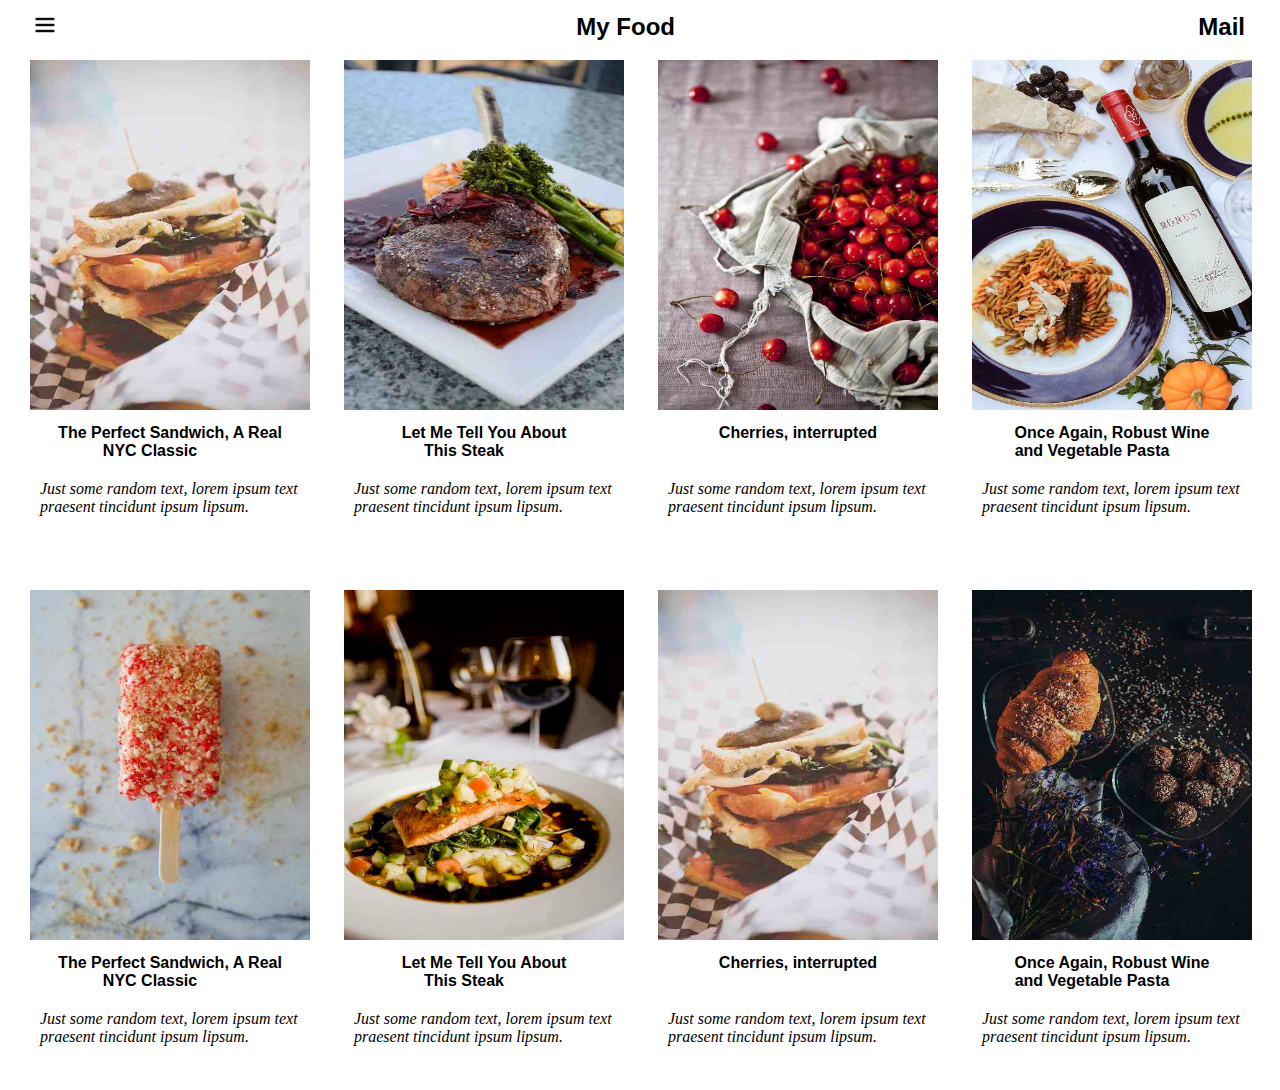
<file: food-template/index.html>
<!DOCTYPE html>
<html lang="en">
<head>
    <meta charset="UTF-8">
    <meta name="viewport" content="width=device-width, initial-scale=1.0">
    <title>FOOD-BLOG</title>
    <link rel="stylesheet" href="style.css">
</head>
<body>
    <div class="nav-bar">
        <div class="left-img">
            <img src="./humburger.jpg" alt="" class="humbur">
        </div>
        <div class="food-container">My Food</div>
        <div class="right-mail">Mail</div>
    </div>

    <div class="container">
        <div class="food-img">
            <img src="./sandwich.jpg" alt="" class="food">
            <div class="food-name1">The Perfect Sandwich, A Real </div>
            <div class="food-name2">NYC Classic</div>
            <div class="para"><p>Just some random text, lorem ipsum text <br>praesent tincidunt ipsum lipsum.</p></div>
        </div>    
    </div>
 
        <div class="container">
        <div class="food-img">
            <img src="./steak.jpg" alt="" class="food">
            <div class="food-name1">Let Me Tell You About</div>
            <div class="food-name2">This Steak</div>
            <div class="para"><p>Just some random text, lorem ipsum text <br>praesent tincidunt ipsum lipsum.</p></div>
        </div>    
    </div>

        <div class="container">
        <div class="food-img">
            <img src="./cherries.jpg" alt="" class="food">
            <div class="food-name1">Cherries, interrupted </div>
            <div class="food-name2"><br></div>
            <div class="para"><p>Just some random text, lorem ipsum text <br>praesent tincidunt ipsum lipsum.</p></div>
        </div>    
    </div>

        <div class="container">
        <div class="food-img">
            <img src="./wine.jpg" alt="" class="food">
            <div class="food-name1">Once Again, Robust Wine</div>
            <div class="food-name2">and Vegetable Pasta</div>
            <div class="para"><p>Just some random text, lorem ipsum text <br>praesent tincidunt ipsum lipsum.</p></div>
        </div>    
    </div>


        <div class="container">
        <div class="food-img">
            <img src="./popsicle.jpg" alt="" class="food">
            <div class="food-name1">The Perfect Sandwich, A Real </div>
            <div class="food-name2">NYC Classic</div>
            <div class="para"><p>Just some random text, lorem ipsum text <br>praesent tincidunt ipsum lipsum.</p></div>
        </div>    
    </div>
 
        <div class="container">
        <div class="food-img">
            <img src="./salmon.jpg" alt="" class="food">
            <div class="food-name1">Let Me Tell You About</div>
            <div class="food-name2">This Steak</div>
            <div class="para"><p>Just some random text, lorem ipsum text <br>praesent tincidunt ipsum lipsum.</p></div>
        </div>    
    </div>

        <div class="container">
        <div class="food-img">
            <img src="./sandwich (1).jpg" alt="" class="food">
            <div class="food-name1">Cherries, interrupted </div>
            <div class="food-name2"><br></div>
            <div class="para"><p>Just some random text, lorem ipsum text <br>praesent tincidunt ipsum lipsum.</p></div>
        </div>    
    </div>

        <div class="container">
        <div class="food-img">
            <img src="./croissant.jpg" alt="" class="food">
            <div class="food-name1">Once Again, Robust Wine</div>
            <div class="food-name2">and Vegetable Pasta</div>
            <div class="para"><p>Just some random text, lorem ipsum text <br>praesent tincidunt ipsum lipsum.</p></div>
        </div>    
    </div>
</body>
</html>
</file>
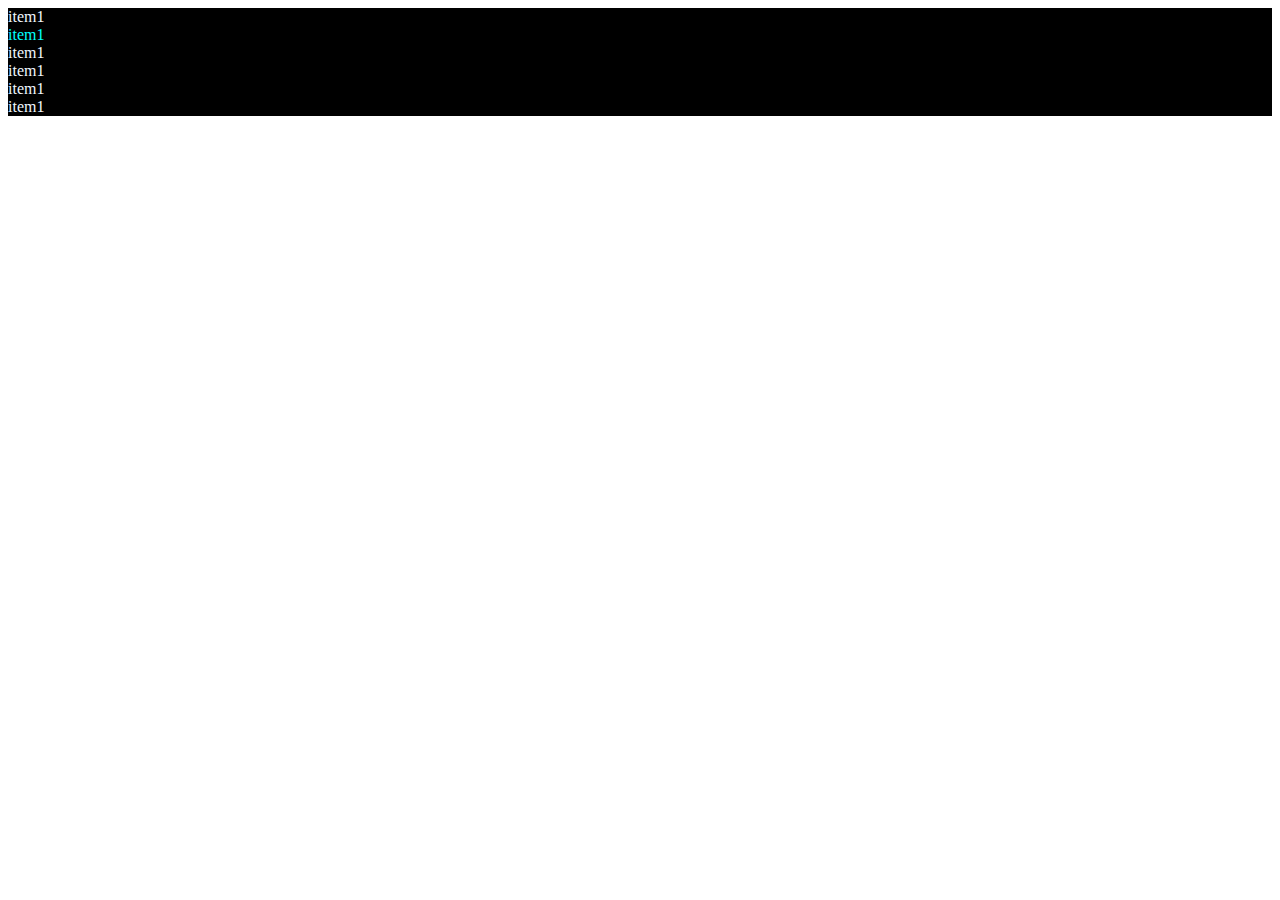
<file: 5-9-containers.html>
<!DOCTYPE html>
<html lang="en">
<head>
    <meta charset="UTF-8">
    <meta name="viewport" content="width=device-width, initial-scale=1.0">
    <title>Document</title>
    <link rel="stylesheet" href="5-9-containers.css">
</head>
<body>
    <div class="container">
        <div class="item item1">item1</div>
        <div class="item item2">item1</div>
        <div class="item item3">item1</div>
        <div class="item item4">item1</div>
        <div class="item item5">item1</div>
        <div class="item item6">item1</div>
    </div>
</body>
</html>
</file>
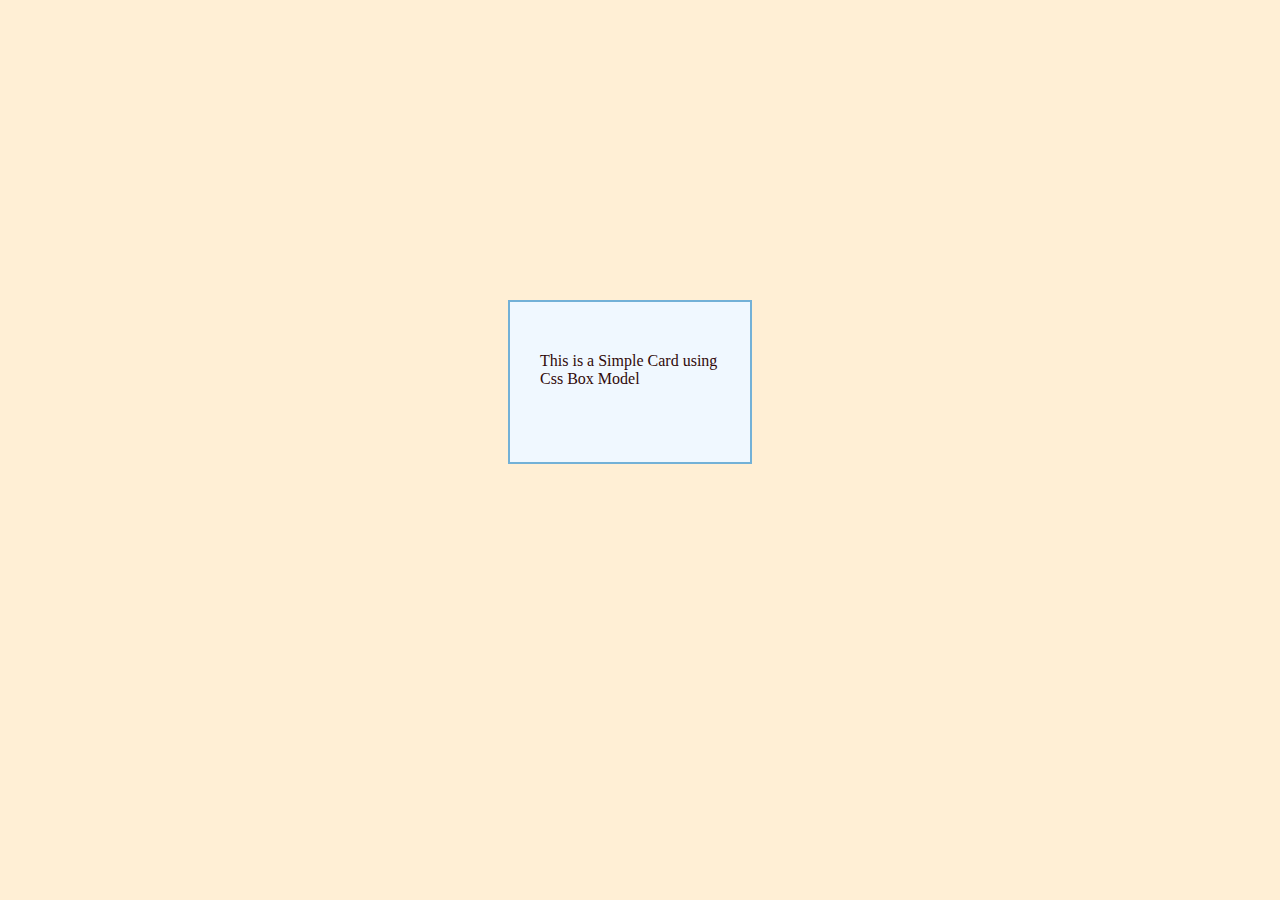
<file: box.html>
<!DOCTYPE html>
<html lang="en">
<head>
    <meta charset="UTF-8">
    <meta name="viewport" content="width=device-width, initial-scale=1.0">
    <link rel="stylesheet" href="box.css">
    <title>Document</title>
</head>
<body>
    <div>This is a Simple Card using Css Box Model</div>
</body>
</html>
</file>
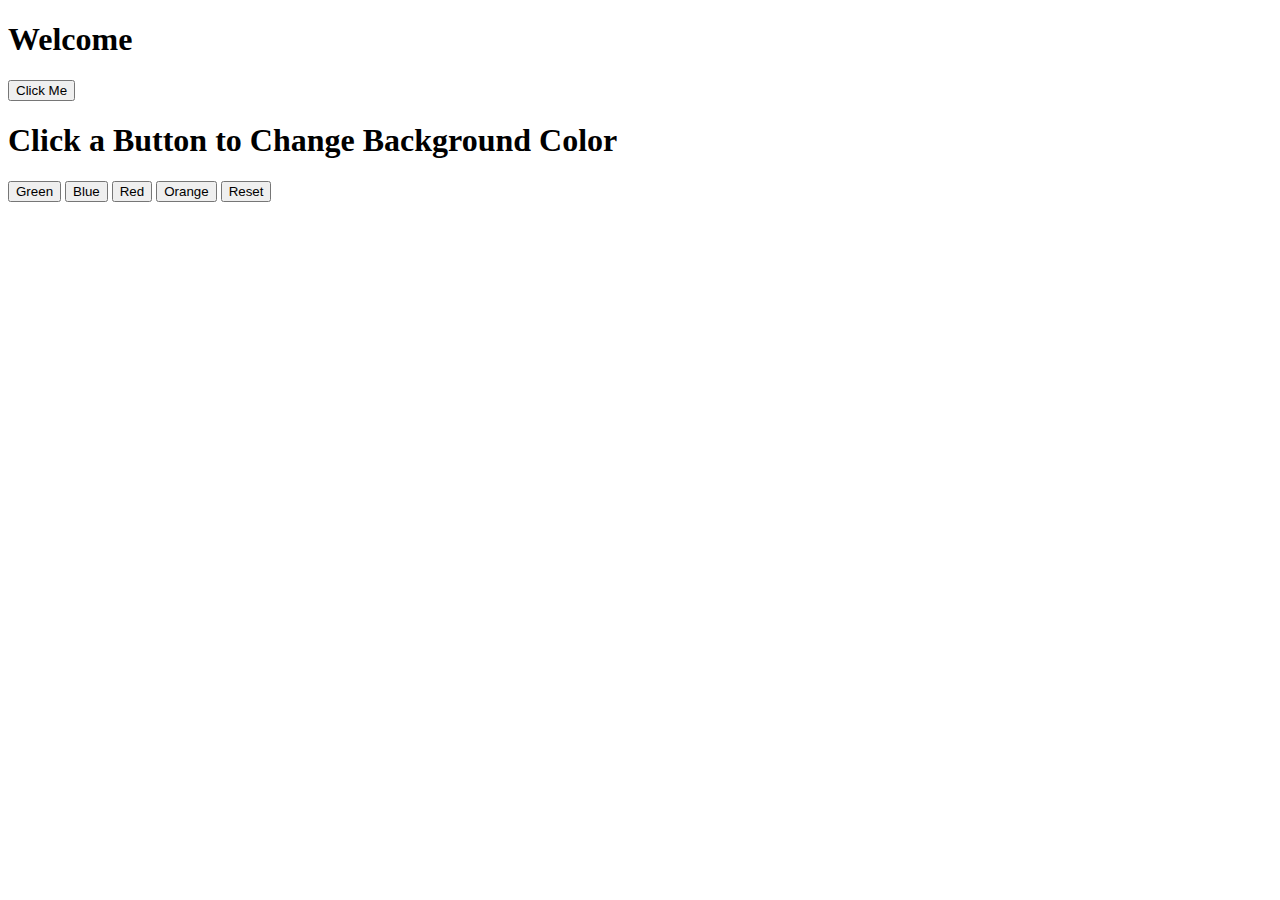
<file: dom-1-task.html>
<!DOCTYPE html>
<html lang="en">
<head>
    <meta charset="UTF-8">
    <meta name="viewport" content="width=device-width, initial-scale=1.0">
    <title>Document</title>

</head>
<body>
    <h1 id="head">Welcome</h1>
    <button onclick="changeText()">Click Me</button>

    <h1 id="heading">Click a Button to Change Background Color</h1>
        <button onclick="changeGreen()" >Green</button>
        <button onclick="changeBlue() " >Blue</button>
        <button onclick="changeRed()" >Red</button>
        <button onclick="changeOrange()" >Orange</button>
        <button onclick="changeReset()">Reset</button>
    <script>
        
          function changeText() {
          let head = document.getElementById("head")
          head.innerText = "Hello Students!"
          head.style.color = "green"
          head.style.fontSize = "30px"
          }
         function changeGreen() {
         document.body.style.backgroundColor = "green"
         document.getElementById("heading").style.color = "white"
         head.style.color = "white"
         }

         function changeBlue() {
         document.body.style.backgroundColor = "Blue"
         document.getElementById("heading").style.color = "orange"
         head.style.color = "orange"
         }

         function changeRed() {
         document.body.style.backgroundColor = "red"
         document.getElementById("heading").style.color = "black"
         head.style.color = "black"
         }

         function changeOrange() {
         document.body.style.backgroundColor = "orange"
         document.getElementById("heading").style.color = "blue"
         head.style.color = "blue"
         }

         function changeReset() {
         document.body.style.backgroundColor = "white"
         document.getElementById("heading").style.color = "black"
         head.style.color = "black"
         }

    </script>
</body>
</html>
</file>
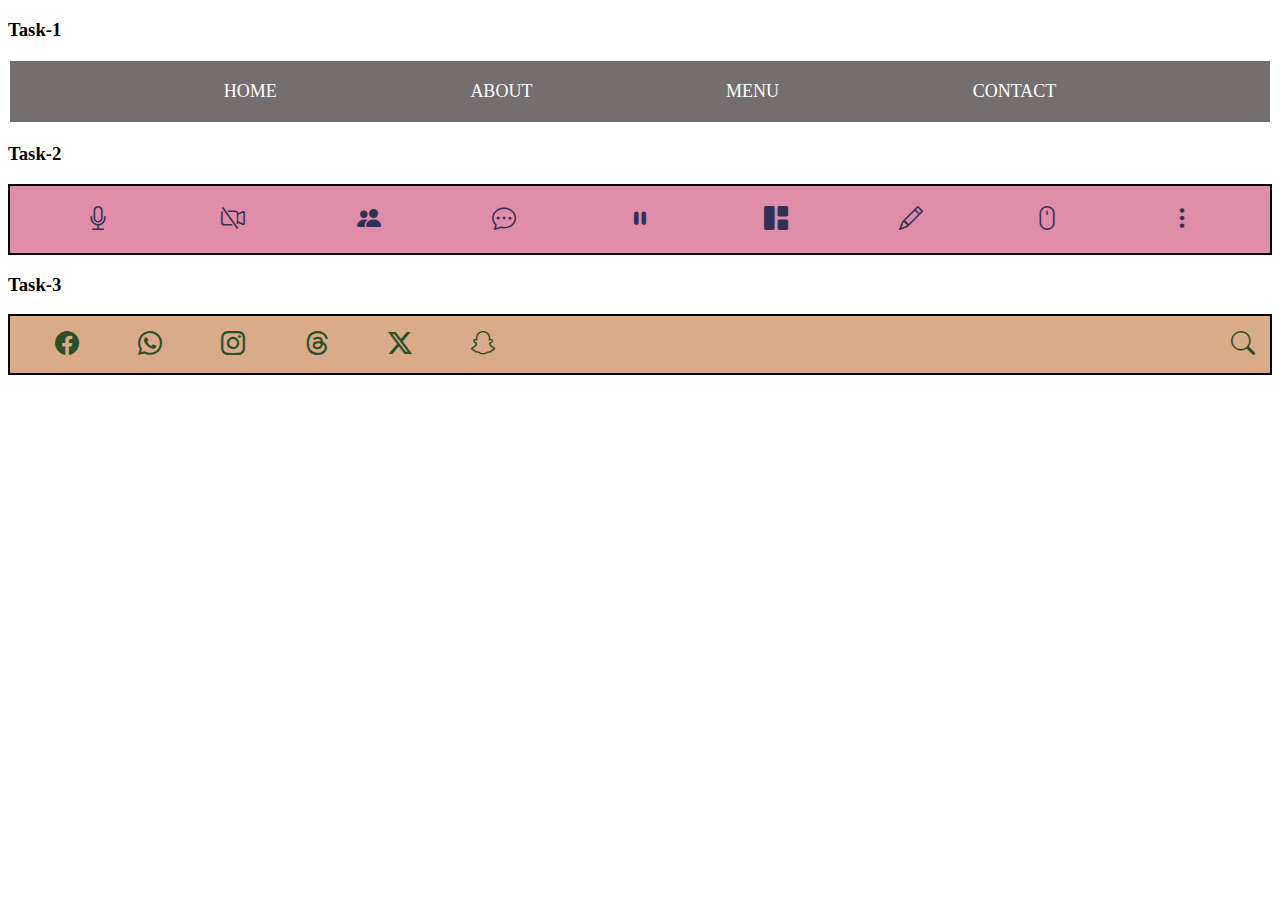
<file: flex-box/08-9-task1.html>
<!DOCTYPE html>
<html lang="en">
<head>
    <meta charset="UTF-8">
    <meta name="viewport" content="width=device-width, initial-scale=1.0">
    <title>Document</title>
    <link rel="stylesheet" href="https://cdn.jsdelivr.net/npm/bootstrap-icons@1.13.1/font/bootstrap-icons.min.css">
    <link rel="stylesheet" href="08-9-task1.css">
</head>
<body>
    <h3>Task-1</h3>
    <div class="nav-bar">
        <div class="nav-items">HOME</div>
        <div class="nav-items">ABOUT</div>
        <div class="nav-items">MENU</div>
        <div class="nav-items">CONTACT</div>
    </div>
    <h3>Task-2</h3>
    
    <div class="nav-bar2">
        <div class="nav-icons">
            <i class="bi bi-mic"></i>
        </div>
        <div class="nav-icons"><i class="bi bi-camera-video-off"></i></div>
        <div class="nav-icons"><i class="bi bi-people-fill"></i></div>
        <!-- <div class="nav-icons"><i class="bi bi-chat-dots"></i></div> -->
        <div class="nav-icons"><i class="bi bi-chat-dots"></i></div>
        <div class="nav-icons"><i class="bi bi-pause-fill"></i></div>
        <div class="nav-icons"><i class="bi bi-grid-1x2-fill"></i></div>
        <div class="nav-icons"><i class="bi bi-pencil"></i></div>
        <div class="nav-icons"><i class="bi bi-mouse"></i></div>
        <div class="nav-icons"><i class="bi bi-three-dots-vertical"></i></div>
    </div>
    <h3>Task-3</h3>

    <div class="nav-bar3">
        <div class="left-nav">
        <div class="nav-icons3"><i class="bi bi-facebook"></i></div>
        <div class="nav-icons3"><i class="bi bi-whatsapp"></i></div>
        <div class="nav-icons3"><i class="bi bi-instagram"></i></div>
        <div class="nav-icons3"><i class="bi bi-threads"></i></div>
        <div class="nav-icons3"><i class="bi bi-twitter-x"></i></div>
        <div class="nav-icons3"><i class="bi bi-snapchat"></i></div>

        </div>
        <div class="right-nav">
            <div class="nav-icons3"><i class="bi bi-search"></i></div>
        </div>

    </div>

</body>
</html>
</file>
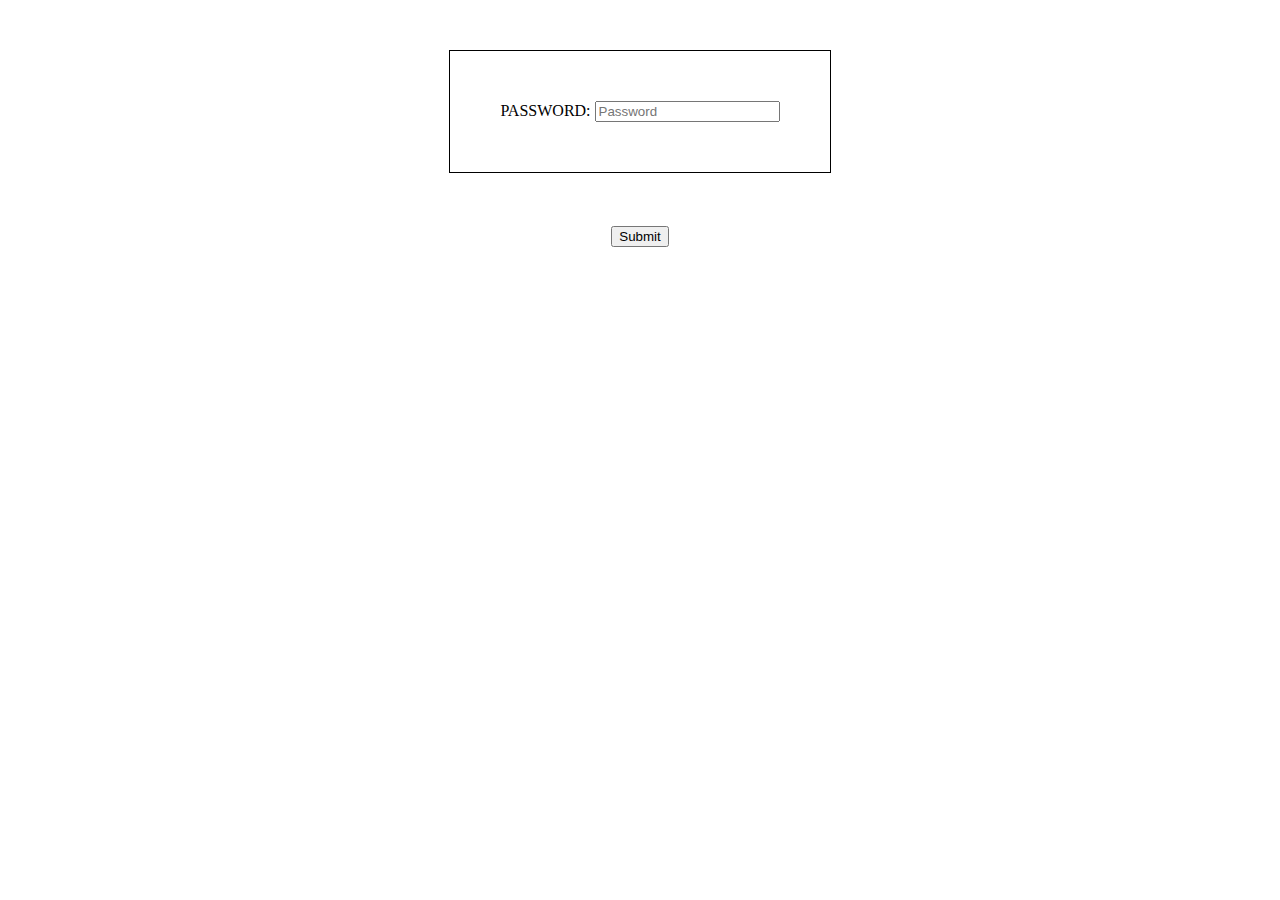
<file: javascript_assign/evets-22-11.html>
<!DOCTYPE html>
<html lang="en">
<head>
    <meta charset="UTF-8">
    <meta name="viewport" content="width=device-width, initial-scale=1.0">
    <title>Checking Password strength</title>
    <style>
        form{
            display: flex;
            justify-content: center;
            align-items: center;
            margin-top: 50px;
            flex-direction: column;
        }
        #container{
            border: 1px solid;
            padding: 50px;
        }

        #message {
            font-size: 20px;
            font-weight: bold;
            margin-top: 15px;
        }
    </style>
</head>
<body>

    <form id="myform">
        <div id="container">
            <label>PASSWORD: </label>
            <input type="text" placeholder="Password" id="passwordInput">
        </div>

        <p id="message"></p>

        <br>
        <button type="submit">Submit</button>
    </form>

    <script>

        let inputBox = document.getElementById("passwordInput");
        let message = document.getElementById("message");


        inputBox.addEventListener("input", function (e) {
            let length = e.target.value.length;

            if(length <= 4){
                message.innerHTML = "Weak";
                message.style.color = "red";
            }
            else if(length > 4 && length < 7){
                message.innerHTML = "Medium";
                message.style.color = "orange";
            }
            else{
                message.innerHTML = "Strong";
                message.style.color = "green";
            }
        });


        document.getElementById("myform").addEventListener("submit", function (e) {
            let length = inputBox.value.length;

            if(length > 7){
                alert("Password submitted: " + inputBox.value);
            } else {
                e.preventDefault(); 
                alert("Password must be strong!");
            }
        });

    </script>
</body>
</html>
</file>
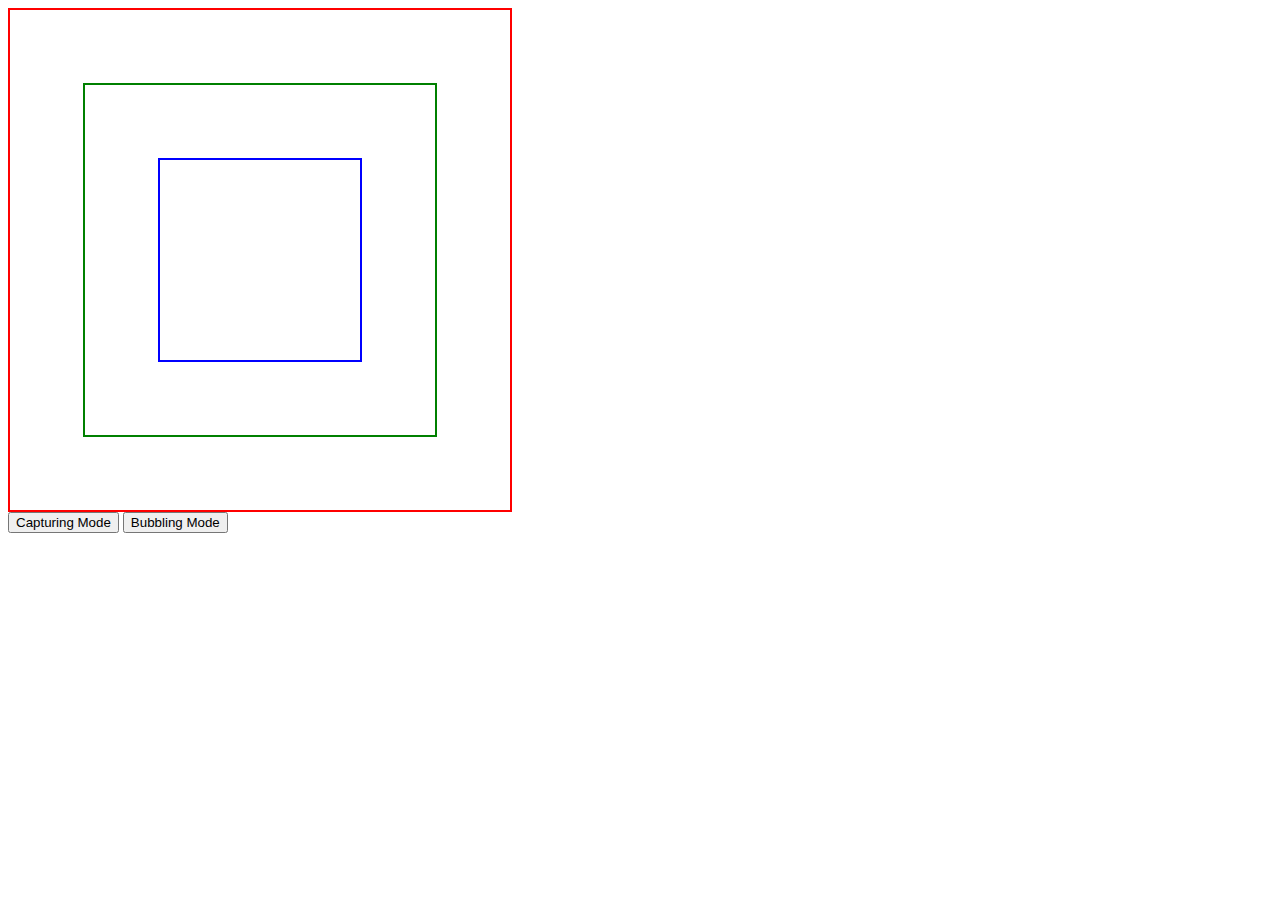
<file: javascript_assign/propogation.html>
<!DOCTYPE html>
<html lang="en">
<head>
    <meta charset="UTF-8">
    <meta name="viewport" content="width=device-width, initial-scale=1.0">
    <title>Document</title>
    <style>
        #outerBox {
            border: 2px solid red;
            width: 500px;
            height: 500px;
            display: flex;
            justify-content: center;
            align-items: center;
        }

        #middleBox {
            border: 2px solid green;
            width: 350px;
            height: 350px;
            display: flex;
            justify-content: center;
            align-items: center;
        }

        #innerBox {
            border: 2px solid blue;
            width: 200px;
            height: 200px;
        } 
    </style>
</head>
<body>
    <div id="outerBox">
        <div id="middleBox">
            <div id="innerBox">

            </div>
        </div>
    </div>
    <button onclick="capture()">Capturing Mode</button>
    <button onclick="bubble()">Bubbling Mode</button>

    <script>
        function capture(){
            document.getElementsByTagName("div")[0].addEventListener("click",()=>{
                console.log("Capturing:Outer")
            },true)
            document.getElementsByTagName("div")[1].addEventListener("click",()=>{
                console.log("Capturing:Middle")
            },true)
            document.getElementsByTagName("div")[2].addEventListener("click",()=>{
                console.log("Capturing:Inner")
            },true)
        }
        function bubble(){
            document.getElementsByTagName("div")[0].addEventListener("click",()=>{
                console.log("Bubbling:Inner")
            })
            document.getElementsByTagName("div")[1].addEventListener("click",()=>{
                console.log("Bubbling:Middle")
            })
            document.getElementsByTagName("div")[2].addEventListener("click",()=>{
                console.log("Bubbling:Outer")
            })
        }
    </script>
</body>
</html>
</file>
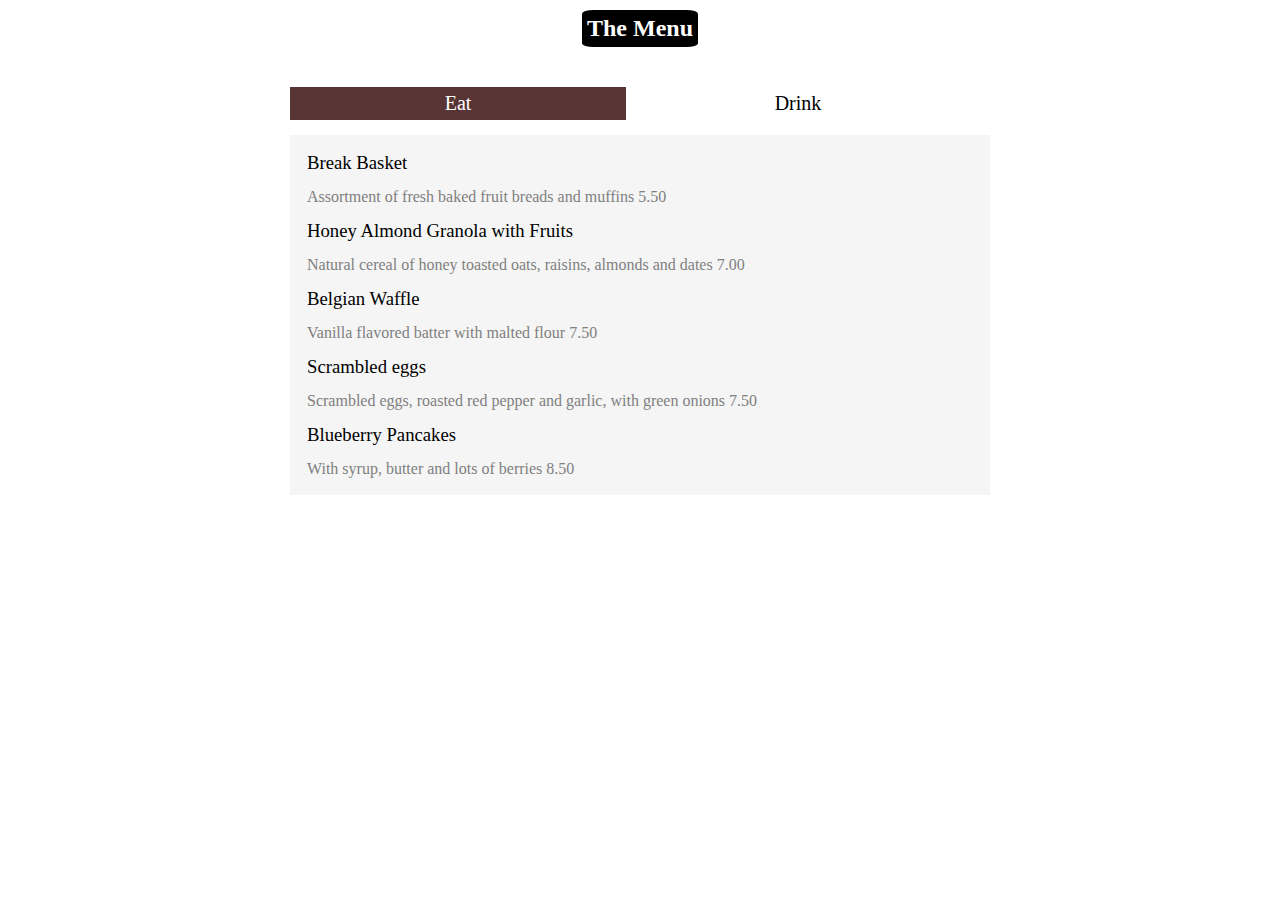
<file: Transform/11-09.html>
<!DOCTYPE html>
<html lang="en">
<head>
    <meta charset="UTF-8">
    <meta name="viewport" content="width=device-width, initial-scale=1.0">
    <title>Document</title>
    <style>
        *{
            margin: 0;
            padding: 0;
            box-sizing: border-box;
        }
        h2{
            margin-top: 10px;
            margin-bottom: 20px;
            display: inline-flex;
            background-color: black;
            color: white;
            padding: 5px;
            border-radius: 10%;
        } 
            h3{
      font-weight: normal;
            }
    p{
      color: grey;
    }
    #Eat,#Drink{
      display: none;
    }
    .eat-cont{
      display: none;
      background-color:whitesmoke;
      margin-top: 15px;
      padding:10px;
      width: 100%;
    }
    #Eat:checked~.eat-cont{
      display: block;
    }
    #Eat:checked~.drink-cont{
      display: none;
    }
    h3,p{
      padding: 7px;
    }
    label{
      font-size: 20px;
    }
    .drink-cont{
      display: block;
      background-color:whitesmoke;
      margin-top: 15px;
      padding: 10px;
      width: 100%;
    }
    .content{
      width: 700px;
      margin: 20px auto;
    }
    label{
      display:inline-block;
      width: 48%;
      text-align: center;
      padding:5px;
    }
    #Eat:checked+label{
      background-color:rgb(88, 52, 52);
      color: white;
    }
    #Drink:checked+label{
      background-color:rgb(88, 52, 52);
      color: white;
    }
      
    </style>
</head>
<body>
    <center><h2>The Menu</h2></center>
    <div class="content">
    <input type="radio" id="Eat" name="radio" checked>
    <label for="Eat">Eat</label>
    <input type="radio" id="Drink" name="radio">
    <label for="Drink">Drink</label>
  <div class="eat-cont">
    <div class="item"><h3>Break Basket</h3><p>Assortment of fresh baked fruit breads and muffins 5.50</p></div>
    <div class="item"><h3>Honey Almond Granola with Fruits</h3><p>Natural cereal of honey toasted oats, raisins, almonds and dates 7.00</p></div>
    <div class="item"><h3>Belgian Waffle</h3><p>Vanilla flavored batter with malted flour 7.50</p></div>
    <div class="item"><h3>Scrambled eggs</h3><p>Scrambled eggs, roasted red pepper and garlic, with green onions 7.50</p></div>
    <div class="item"><h3>Blueberry Pancakes</h3><p>With syrup, butter and lots of berries 8.50</p></div>
  </div>
  <div class="drink-cont">
    <div class="item"><h3>Coffee</h3><p>Regular coffee 2.50</p></div>
    <div class="item"><h3>Chocolato</h3><p>Chocolate espresso with milk 4.50</p></div>
    <div class="item"><h3>Corretto</h3><p>Whiskey and coffee 5.00</p></div>
    <div class="item"><h3>Iced tea</h3><p>Hot tea, except not hot 3.00</p></div>
    <div class="item"><h3>Soda</h3><p>Coke, Sprite, Fanta, etc. 2.50</p></div>
  </div>
  </div>
</body>
</html>
</file>
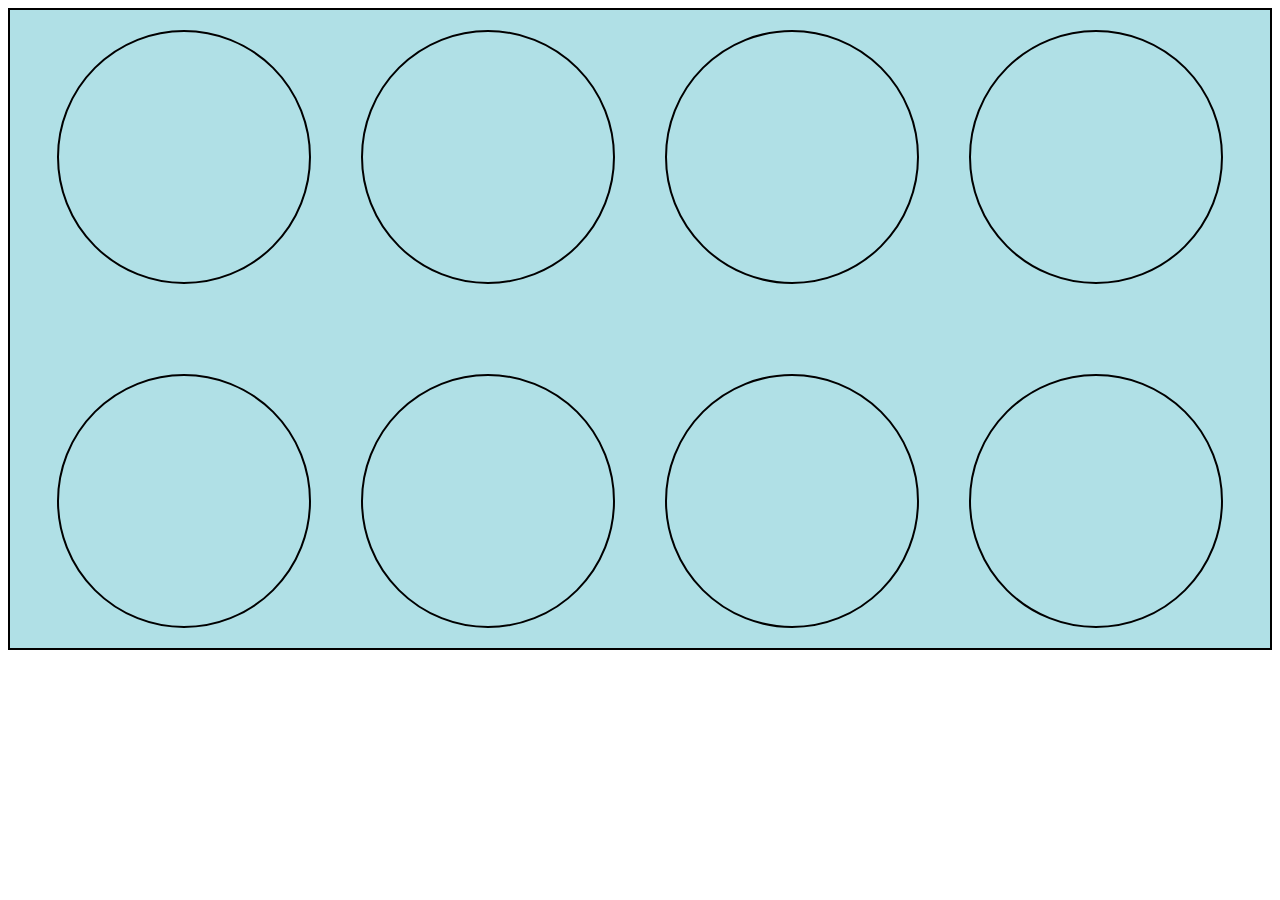
<file: Transform/13-9-exam.html>
<!DOCTYPE html>
<html lang="en">
<head>
    <meta charset="UTF-8">
    <meta name="viewport" content="width=device-width, initial-scale=1.0">
    <title>Test</title>
    <link rel="stylesheet" href="13-9-exam.css">
</head>
<body>
    <div class="main-container">
        <div class="item-containers img1"> 
            <div class="img-name">River sky</div>
        </div>
        <div class="item-containers img2">
            <div class="img-name">Environment</div>
        </div>
        <div class="item-containers img3">
            <div class="img-name">Lord Rama</div>
        </div>
        <div class="item-containers img4">
            <div class="img-name">Panda</div>
        </div>
        <div class="item-containers img5">
            <div class="img-name">Gif Car</div>
        </div>
        <div class="item-containers img6">
            <div class="img-name">SpiderMan</div>
        </div>
        <div class="item-containers img7">
            <div class="img-name">Anime Tiger</div>
        </div>
        <div class="item-containers img8">
            <div class="img-name">Cartoon</div>
        </div>
    </div>
</body>
</html>
</file>
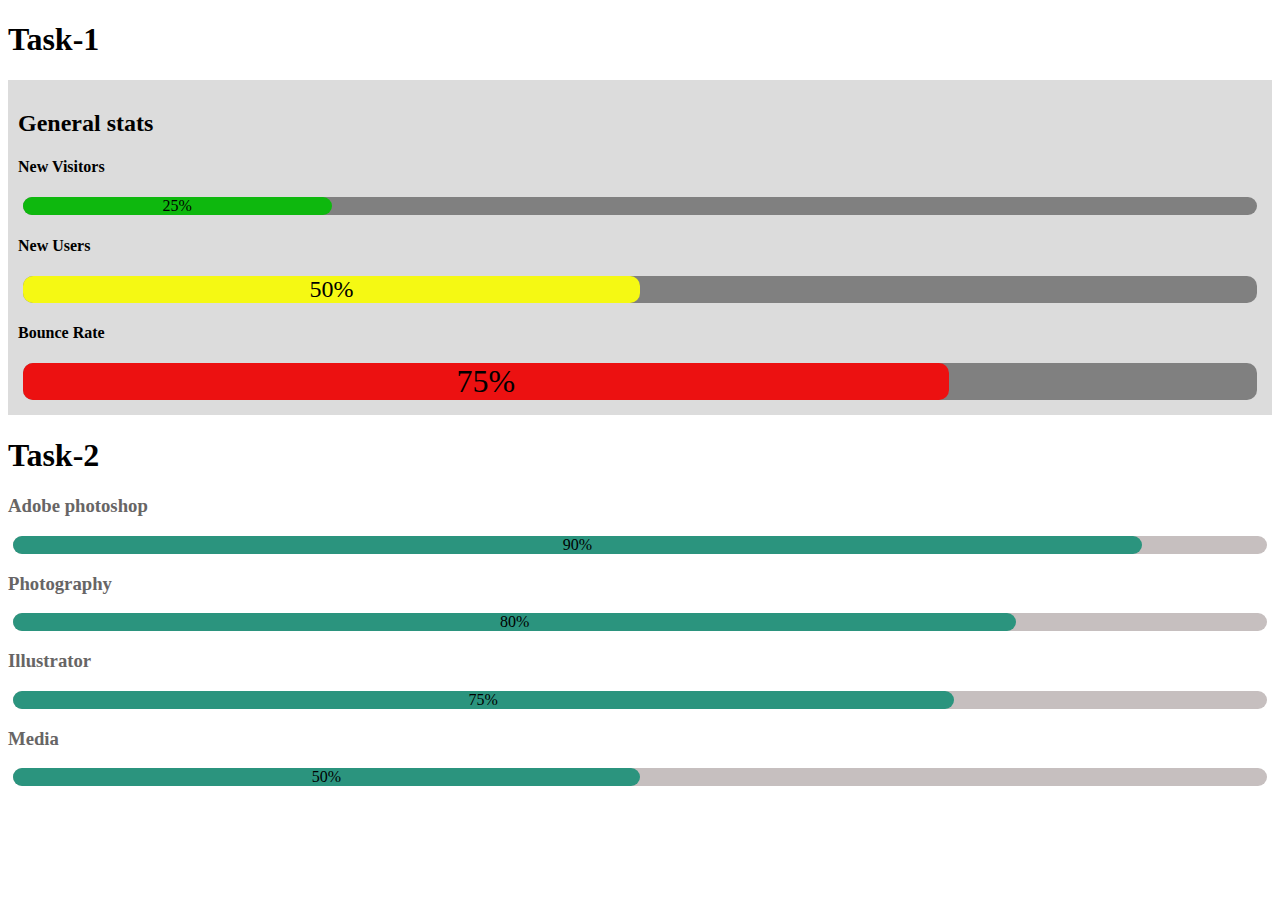
<file: units/units.html>
<!DOCTYPE html>
<html lang="en">
<head>
    <meta charset="UTF-8">
    <meta name="viewport" content="width=device-width, initial-scale=1.0">
    <title>Document</title>
    <style>

        .container{
            /* border: 2px solid; */
            background-color: gainsboro;
            padding: 10px;
        }
        .total-per{
            background-color: gray;
            margin: 5px; 
            border-radius: 10px;
        }
        .percentage-1{
            width: 25%;
            background-color: rgb(14, 184, 14);
            text-align: center;
            font-size: 1rem;
            border-radius: 10px;
        }
        .percentage-2{
            width: 50%;
            background-color: rgb(245, 249, 19);
            text-align: center;
            font-size: 1.5rem;
            border-radius: 10px;
        }
        .percentage-3{
            width: 75%;
            background-color: rgb(236, 17, 17);
            text-align: center;
            font-size: 2rem;
            border-radius: 10px;
        }
        
        .container-2>h3{
            color: rgb(103, 101, 101);
        }
        .total{
            background-color: rgb(198, 191, 191);
            margin: 5px; 
            border-radius: 10px;
        }
        .percent-1{
            width: 90%;
            background-color: rgb(43, 148, 126);
            text-align: center;
            font-size: 1rem;
            border-radius: 10px;
        }
        .percent-2{
            width: 80%;
            background-color: rgb(43, 148, 126);
            text-align: center;
            font-size: 1rem;
            border-radius: 10px;
        }
        .percent-3{
            width: 75%;
            background-color: rgb(43, 148, 126);
            text-align: center;
            font-size: 1rem;
            border-radius: 10px;
        }
        .percent-4{
            width: 50%;
            background-color: rgb(43, 148, 126);
            text-align: center;
            font-size: 1rem;
            border-radius: 10px;
        }

    </style>
</head>
<body>
    <h1>Task-1</h1>
    <div class="container">
        <h2>General stats</h2>
        <h4>New Visitors</h4>
        <div class="total-per">
            <div class="percentage-1">25%</div>
        </div>
        <h4>New Users</h4>
        <div class="total-per">
            <div class="percentage-2">50%</div>
        </div>
        <h4>Bounce Rate</h4>
        <div class="total-per">
            <div class="percentage-3">75%</div>
        </div>
    </div>
    <h1>Task-2</h1>
    <div class="container-2">
        <h3>Adobe photoshop</h3>
        <div class="total">
            <div class="percent-1">90%</div>
        </div>
        <h3>Photography</h3>
        <div class="total">
            <div class="percent-2">80%</div>
        </div>
        <h3>Illustrator</h3>
        <div class="total">
            <div class="percent-3">75%</div>
        </div>
        <h3>Media</h3>
        <div class="total">
            <div class="percent-4">50%</div>
        </div>
    </div>
</body>
</html>
</file>
<file: food-template/style.css>
*{
    margin: 0;
    padding: 0;
    box-sizing: border-box;
}



.nav-bar{
    width: 100%;
    height: 50px;
    background-color: white;
    position: fixed;
    z-index: 1;
    
}

.left-img{
    width: 50px;
    margin-left: 20px;
    /* border: 2px solid red; */
    padding: 5px;
    position: absolute;
    top: 0;
    display: inline-block;

}
.food-container{
    display: inline-block;
    font-weight: bolder;
    font-size: x-large;
    font-family:Verdana, Geneva, Tahoma, sans-serif;
    position: absolute;
    right: 0;
    margin : 8px;
     margin-right: 600px; 
    padding:5px ;
}

.right-mail{
    display: inline-block;
    font-weight: bolder;
    font-family: Verdana, Geneva, Tahoma, sans-serif;
    font-size: x-large;
    position: absolute;
    right: 0;
    margin : 8px;
    margin-right: 30px;
    padding:5px ;
}

.humbur{
    width: 100%;
    
}

.container{
    width: 280px;
    height: 500px;
    /* background-color: antiquewhite; */
    position: relative;
    top: 60px;
    display: inline-block;
    margin-left: 30px;
    margin-bottom: 30px;
   
}

.food{
    width: 100%;
    height: 350px;
}
.food-name1{
    font-family: Arial, Helvetica, sans-serif;
    font-weight: bold;
    text-align: center;
    padding-right: 10px;
    padding-left: 10px;
    padding-top:10px
    
}
.food-name2{
    font-family: Arial, Helvetica, sans-serif;
    font-weight: bold;
    text-align: center;
    text-align: center;
    margin-right: 40px;
    
    
}

.para{
    padding-right: 10px;
    padding-left: 10px;
    padding-top: 20px;
    font-family: 'Times New Roman', Times, serif;
    font-style: italic;
}
</file>
<file: 5-9-containers.css>
/* Containers

1. Child >
2.descendent (space)
3. adjeacent sibling selector +
4. general sibling selector ~ 

*/

.container{
    background-color: black;
    color: aliceblue;
}
.container>.item2{
    color: aqua;
}
</file>
<file: box.css>
div{
    height: 100px;
    width: 200px;
    border: 2px solid rgb(115, 177, 215);
    background-color: aliceblue;
    color: rgb(49, 10, 10);
    padding: 50px 10px 10px 30px;
    margin: 300px 50px 50px 500px ;
}
body{
    background-color: papayawhip;
}
</file>
<file: flex-box/08-9-task1.css>
.nav-bar{
    display: flex;
    background-color: rgb(116, 110, 110);
    color: white;
    justify-content: space-evenly;
    border: 2px solid;
    padding: 20px;
    flex-wrap: wrap;
}
.nav-items{
    font-size: large;
}

.nav-bar2{
    display: flex;
    justify-content: space-around;
    border: 2px solid;
    padding: 20px;
    flex-wrap: wrap;
    font-size: x-large;
    background-color: rgb(223, 141, 168);
}

.nav-icons{
    color: rgb(49, 49, 88);
}
.nav-bar3{
    display: flex;
    justify-content: space-between;
    border: 2px solid;
    padding: 15px;
    background-color: rgb(218, 171, 137);
    flex-wrap: wrap;
}
.left-nav{
    display: flex;
    width: 500px;
    justify-content: space-around;
    flex-wrap: wrap;
    font-size: x-large;
    
}
.right-nav{
    font-size: x-large;
    flex-wrap: wrap;
}

.nav-icons3{
    color: rgb(41, 79, 41);
}
</file>
<file: Transform/13-9-exam.css>
.main-container{
            border: 2px solid ;
            display: flex;
            flex-wrap: wrap;
            gap: 50px;
            justify-content: center;
            align-items: center;
            background-color: powderblue;
        }
        .main-container>.item-containers{
            margin-top: 20px;
            margin-bottom: 20px;
            width: 250px;
            height: 250px;
            border: 2px solid;
            border-radius: 50%;
            /* object-fit: cover; */
            display: flex;
            /* background-image: url("https://img.freepik.com/premium-photo/awesome-view-river-sky_954226-163780.jpg"); */
        }
        .main-container>.img1{
            background-image: url("https://img.freepik.com/premium-photo/awesome-view-river-sky_954226-163780.jpg");
            background-size: cover;       
            background-position: center;  
            background-repeat: no-repeat; 
        }
        .main-container > .img2 {
            background-image: url("https://static.vecteezy.com/system/resources/previews/022/448/291/large_2x/save-earth-day-poster-environment-day-nature-green-ai-generative-glossy-background-images-tree-and-water-free-photo.jpg");
            background-size: cover;       
            background-position: center;  
            background-repeat: no-repeat; 
}

        .main-container>.img3{
            background-image: url("https://tse4.mm.bing.net/th/id/OIP.xvuhuLOv2SLu5hp7TECSSQHaJL?pid=Api&P=0&h=180");
            background-size: cover;       
            background-position: center;  
            background-repeat: no-repeat; 
        }
        .main-container>.img4{
            background-image: url("https://media.timeout.com/images/101507247/image.jpg");
            background-size: cover;       
            background-position: center;  
            background-repeat: no-repeat; 
        }
        .main-container>.img5{
            background-image: url("http://www.clipartbest.com/cliparts/jTx/69o/jTx69opBc.jpg");
            background-size: cover;       
            background-position: center;  
            background-repeat: no-repeat; 
        }
        .main-container>.img6{
            background-image: url("https://tse1.mm.bing.net/th/id/OIP.JMKQRluX3emB-SEy1vvFfgHaEK?pid=Api&P=0&h=180");
            background-size: cover;       
            background-position: center;  
            background-repeat: no-repeat; 
        }
        .main-container>.img7{
            background-image: url("http://getwallpapers.com/wallpaper/full/7/9/b/287356.jpg");
            background-size: cover;       
            background-position: center;  
            background-repeat: no-repeat; 
        }
        .main-container>.img8{
            background-image: url("https://tse3.mm.bing.net/th/id/OIP.zGR5X5RJwytDji75YBV-rgHaEK?pid=Api&P=0&h=180");
            background-size: cover;       
            background-position: center;  
            background-repeat: no-repeat; 
        }
        .item-containers>.img-name{
            display: flex;
            justify-content: center;
            align-items: center;
            margin-left: 70px;
            font-weight: bolder;
            font-size: x-large;
            color:rgb(253, 244, 244);
            text-shadow: 2px 2px black;
            display: none;
        }

        .item-containers:hover > .img-name {
            display: flex; 
            justify-content: center;
            align-items: center;
            margin-left: 70px;
            font-weight: bolder;
            font-size: x-large;
            color: rgb(253, 244, 244);
            text-shadow: 2px 2px black;
    }
</file>
